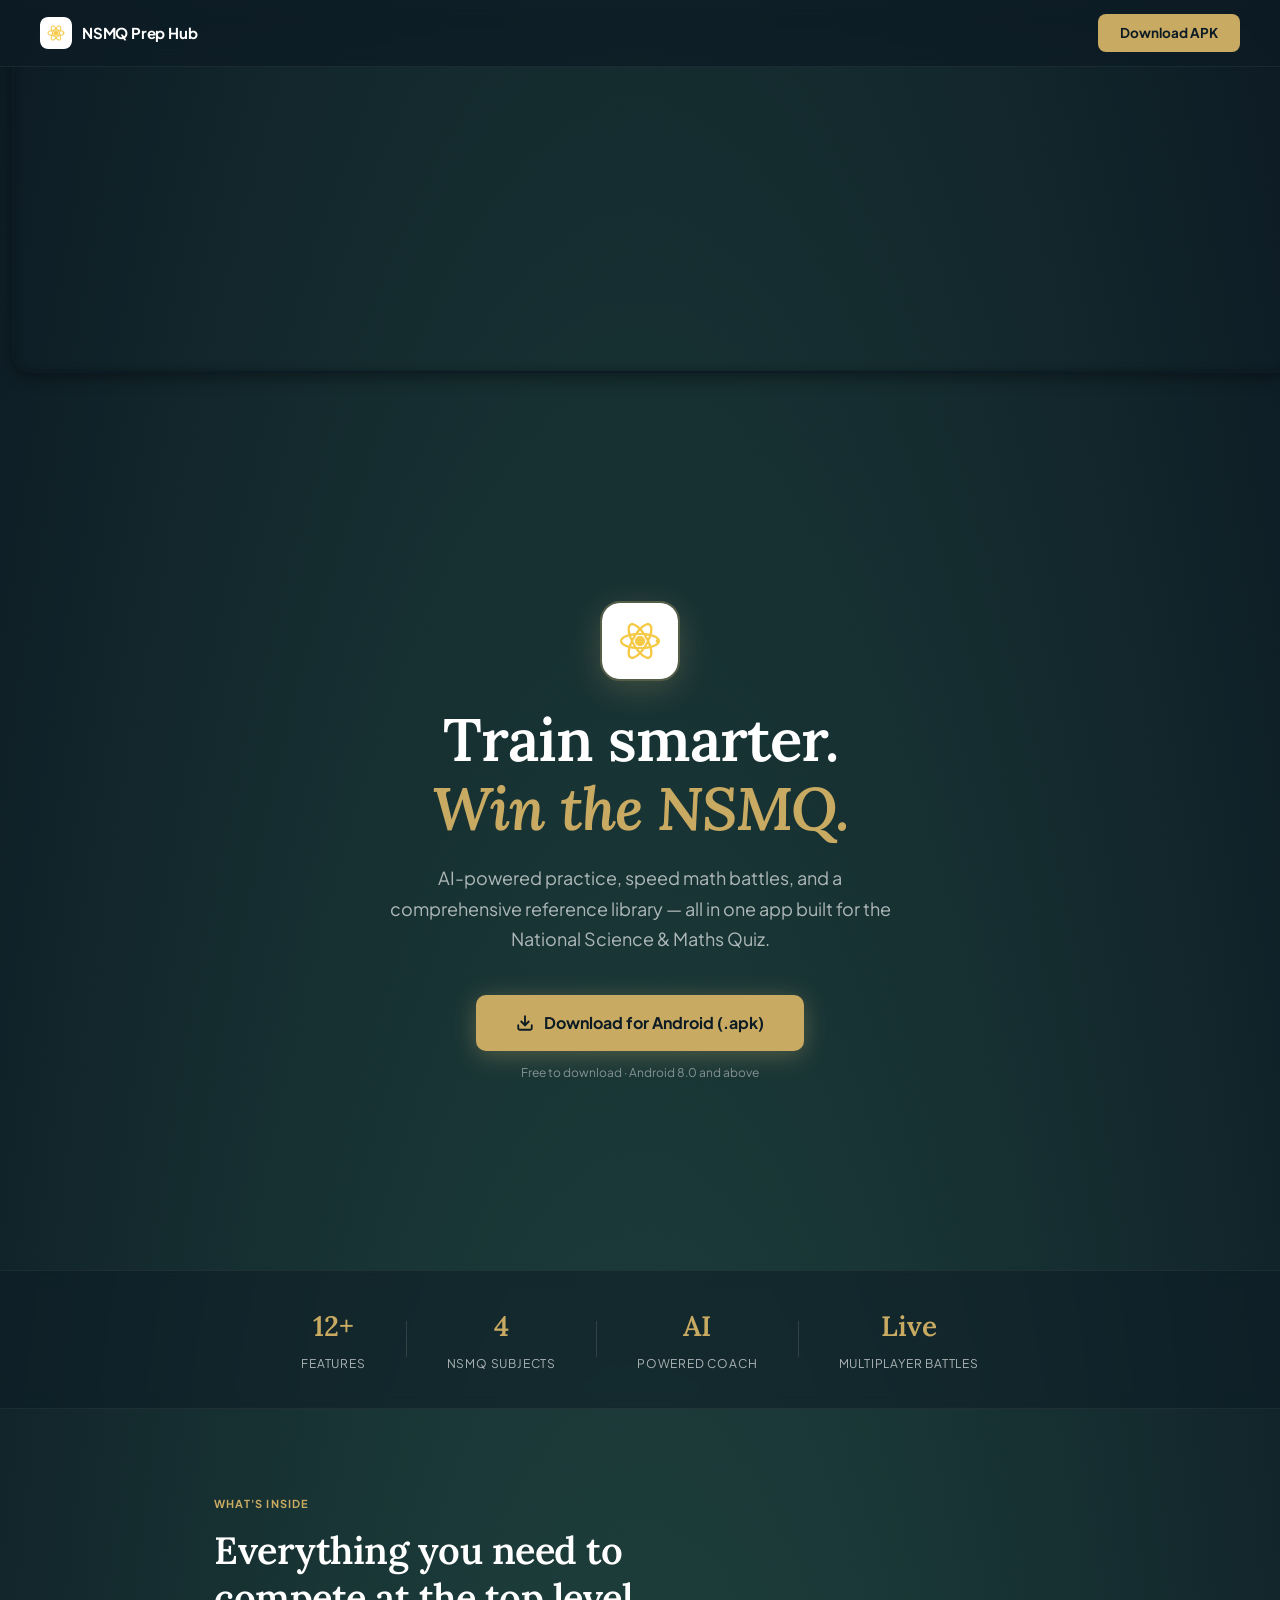
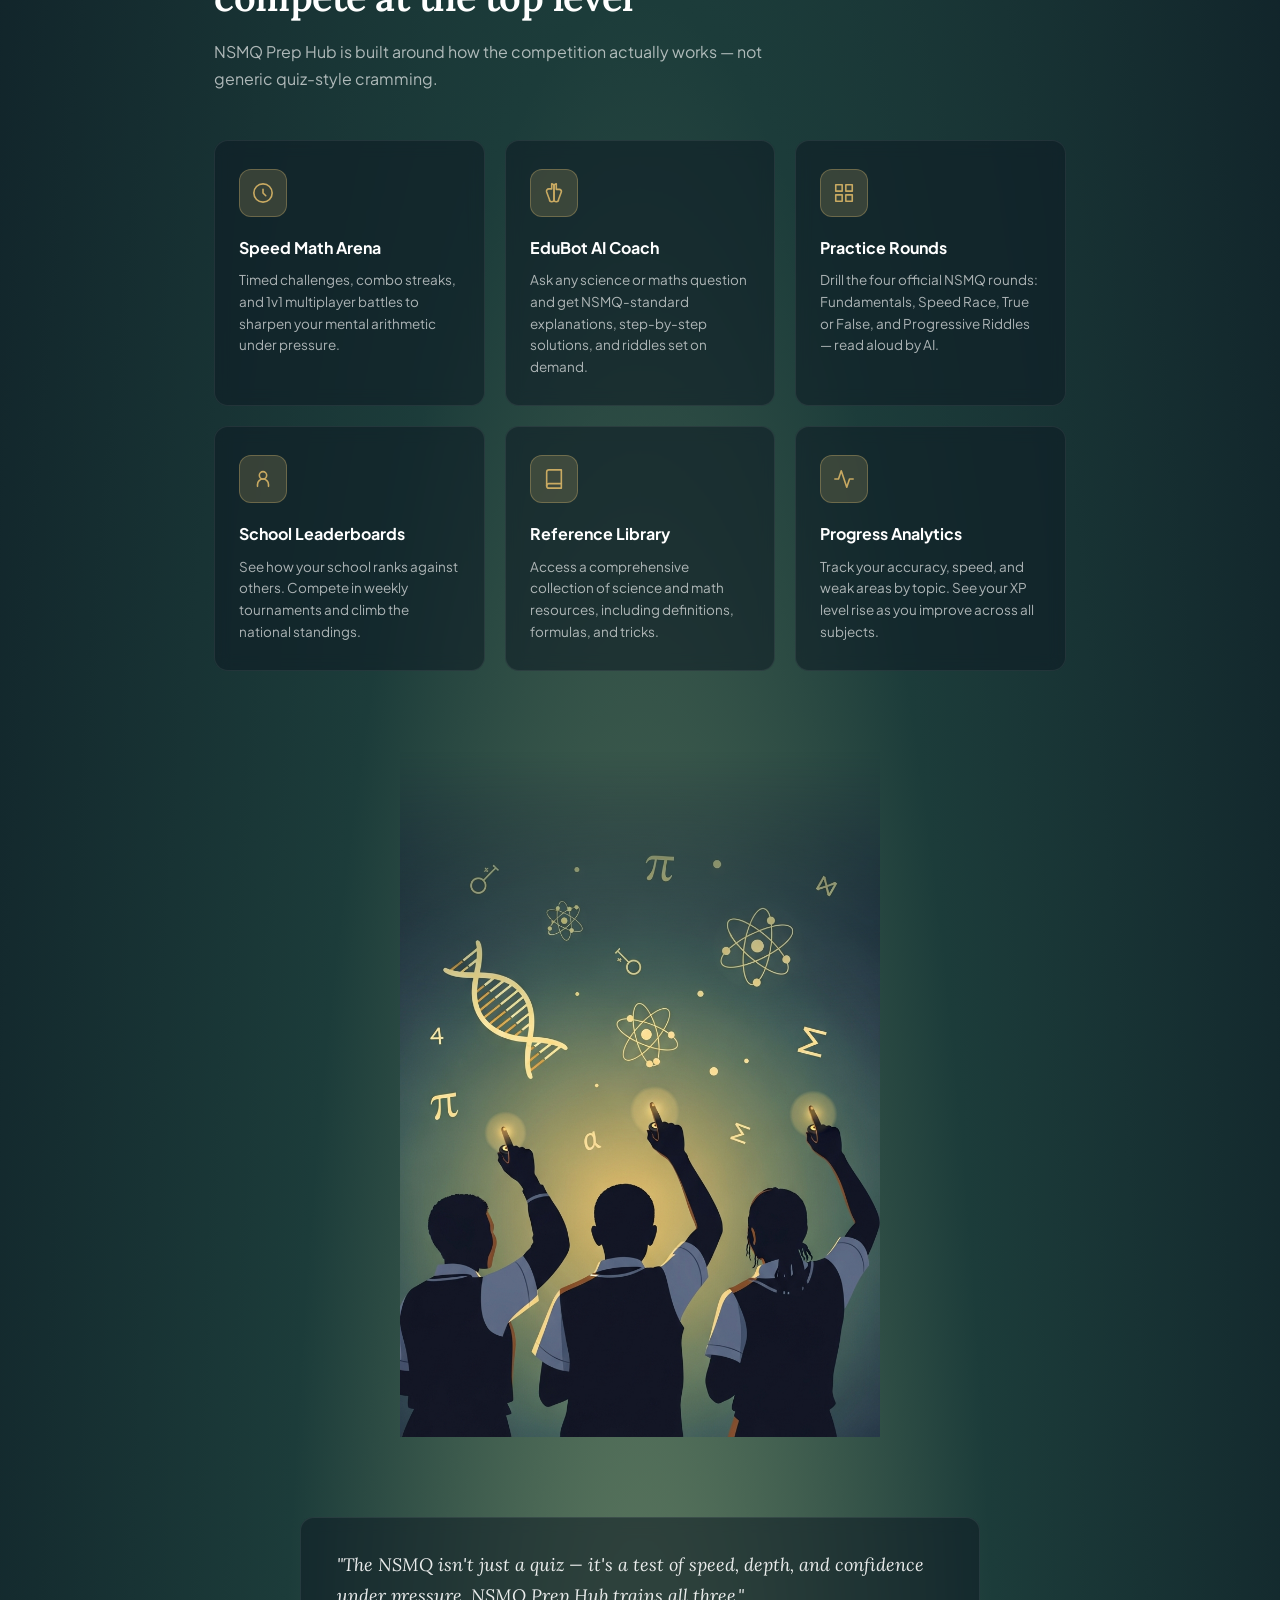
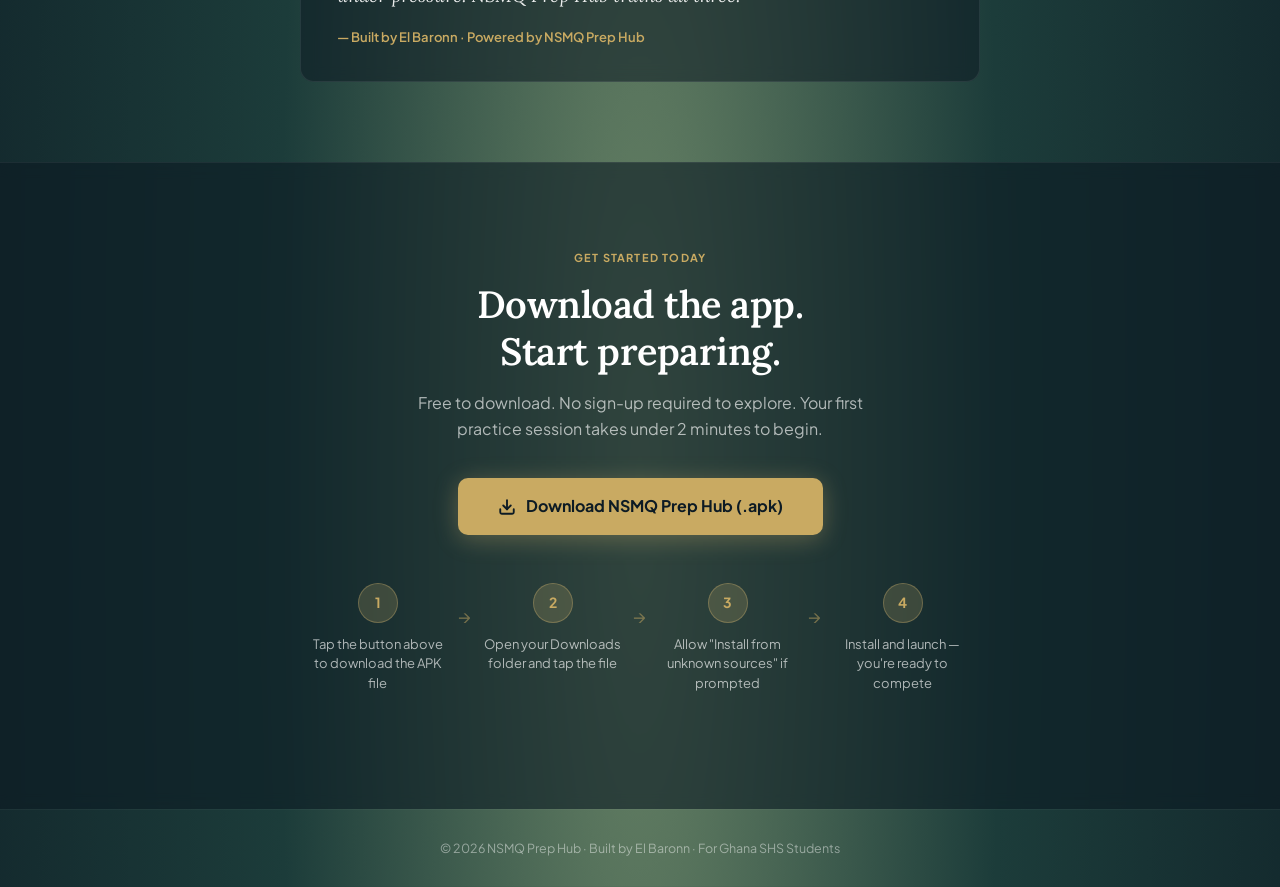
<file: baron tech/assets/nsmq/home.html>
<!DOCTYPE html>
<html lang="en">
<head>
    <meta charset="UTF-8">
    <meta name="viewport" content="width=device-width, initial-scale=1.0">
    <title>NSMQ Prep Hub — Ghana's #1 Science & Maths Quiz App</title>
    <meta name="description" content="The only app built for Ghanaian SHS students serious about winning the National Science & Maths Quiz. AI-powered practice, speed math battles, and 12,000+ past questions.">

    <link rel="icon" type="image/png" href="icon.png">
    <link rel="apple-touch-icon" sizes="180x180" href="icon.png">

    <!-- Google Site Verification -->
    <meta name="google-site-verification" content="b2jeHUAAVDstYp8usn50nYQy_9Y95WowqLnXuERKxD8" />
    <meta name="keywords" content="NSMQ, NSMQ Prep Hub, NSMQ App, National Science and Maths Quiz, Ghana SHS, Science and Maths Quiz, NSMQ Practice, NSMQ Questions, NSMQ Past Questions, NSMQ AI Coach, NSMQ Speed Math, NSMQ Reference Library">
    <meta name="description" content="The app built for Ghanaian SHS students serious about winning the National Science & Maths Quiz. AI-powered practice, speed math battles, and 12,000+ past questions.">



    <link rel="preconnect" href="https://fonts.googleapis.com">
    <link rel="preconnect" href="https://fonts.gstatic.com" crossorigin>
    <link href="https://fonts.googleapis.com/css2?family=Lora:ital,wght@0,400;0,600;1,400&family=Plus+Jakarta+Sans:wght@400;500;600;700&display=swap" rel="stylesheet">

    <style>
        :root {
            --bg-deep:    #0d1b24;
            --bg-mid:     #1c3c3a;
            --bg-light:   #688366;
            --gold:       #c9aa62;
            --gold-dim:   rgba(226, 193, 117, 0.18);
            --gold-border:rgba(226, 193, 117, 0.3);
            --white:      #ffffff;
            --muted:      rgba(255,255,255,0.65);
            --card-bg:    rgba(13, 27, 36, 0.55);
            --radius:     14px;
        }

        *, *::before, *::after { box-sizing: border-box; margin: 0; padding: 0; }

        body {
            font-family: 'Plus Jakarta Sans', sans-serif;
            background: radial-gradient(ellipse at 50% 90%, var(--bg-light) 0%, var(--bg-mid) 40%, var(--bg-deep) 100%);
            background-color: var(--bg-deep);
            color: var(--white);
            line-height: 1.65;
            min-height: 100vh;
            overflow-x: hidden;
        }

        /* ── NAV ── */
        nav {
            position: fixed;
            top: 0; left: 0; right: 0;
            z-index: 100;
            display: flex;
            align-items: center;
            justify-content: space-between;
            padding: 14px 40px;
            background: rgba(13, 27, 36, 0.75);
            backdrop-filter: blur(12px);
            -webkit-backdrop-filter: blur(12px);
            border-bottom: 1px solid rgba(255,255,255,0.06);
        }
        .nav-brand {
            display: flex;
            align-items: center;
            gap: 10px;
            text-decoration: none;
        }
        .nav-brand img {
            width: 32px;
            height: 32px;
            border-radius: 8px;
        }
        .nav-brand span {
            font-size: 15px;
            font-weight: 700;
            color: var(--white);
            letter-spacing: -0.2px;
        }
        .nav-dl {
            background: var(--gold);
            color: var(--bg-deep);
            padding: 8px 22px;
            border-radius: 8px;
            font-size: 13.5px;
            font-weight: 700;
            text-decoration: none;
            transition: opacity 0.2s;
        }
        .nav-dl:hover { opacity: 0.88; }

        /* ── HERO ── */
        .hero {
            min-height: 100vh;
            display: flex;
            flex-direction: column;
            align-items: center;
            justify-content: center;
            text-align: center;
            padding: 120px 24px 60px;
            position: relative;
        }
        .hero-eyebrow {
            display: inline-flex;
            align-items: center;
            gap: 8px;
            background: var(--gold-dim);
            border: 1px solid var(--gold-border);
            border-radius: 100px;
            padding: 6px 16px;
            font-size: 12px;
            font-weight: 600;
            color: var(--gold);
            letter-spacing: 0.8px;
            text-transform: uppercase;
            margin-bottom: 28px;
        }
        .hero-eyebrow span { font-size: 14px; }

        .app-logo-wrap {
            width: 80px;
            height: 80px;
            border-radius: 20px;
            overflow: hidden;
            border: 2px solid var(--gold-border);
            box-shadow: 0 8px 32px rgba(226,193,117,0.2);
            margin: 0 auto 24px;
        }
        .app-logo-wrap img { width: 100%; height: 100%; object-fit: cover; display: block; }

        h1 {
            font-family: 'Lora', serif;
            font-size: clamp(36px, 6vw, 60px);
            font-weight: 600;
            line-height: 1.15;
            letter-spacing: -1px;
            max-width: 700px;
            margin: 0 auto 20px;
        }
        h1 em {
            font-style: italic;
            color: var(--gold);
        }

        .hero-sub {
            font-size: clamp(15px, 2vw, 18px);
            color: var(--muted);
            max-width: 520px;
            margin: 0 auto 40px;
            line-height: 1.7;
        }

        .hero-actions {
            display: flex;
            flex-direction: column;
            align-items: center;
            gap: 12px;
            margin-bottom: 16px;
        }
        .btn-primary {
            display: inline-flex;
            align-items: center;
            gap: 10px;
            background: var(--gold);
            color: var(--bg-deep);
            padding: 15px 40px;
            border-radius: 10px;
            font-size: 16px;
            font-weight: 700;
            text-decoration: none;
            transition: all 0.2s;
            box-shadow: 0 4px 24px rgba(226,193,117,0.3);
        }
        .btn-primary:hover {
            background: #d4b368;
            transform: translateY(-2px);
            box-shadow: 0 8px 32px rgba(226,193,117,0.4);
        }
        .btn-primary svg { width: 18px; height: 18px; }

        .download-note {
            font-size: 12px;
            color: var(--muted);
            opacity: 0.7;
        }

        /* ── STATS STRIP ── */
        .stats-strip {
            display: flex;
            align-items: center;
            justify-content: center;
            gap: 40px;
            flex-wrap: wrap;
            padding: 32px 24px;
            background: rgba(13, 27, 36, 0.5);
            border-top: 1px solid rgba(255,255,255,0.06);
            border-bottom: 1px solid rgba(255,255,255,0.06);
            backdrop-filter: blur(8px);
        }
        .stat { text-align: center; }
        .stat-num {
            font-family: 'Lora', serif;
            font-size: 28px;
            font-weight: 600;
            color: var(--gold);
            display: block;
        }
        .stat-label {
            font-size: 12px;
            color: var(--muted);
            text-transform: uppercase;
            letter-spacing: 0.8px;
        }
        .stat-divider {
            width: 1px;
            height: 36px;
            background: rgba(255,255,255,0.12);
        }

        /* ── SECTIONS ── */
        .section {
            max-width: 900px;
            margin: 0 auto;
            padding: 80px 24px;
        }
        .section-label {
            display: inline-block;
            font-size: 11px;
            font-weight: 700;
            letter-spacing: 1.2px;
            text-transform: uppercase;
            color: var(--gold);
            margin-bottom: 14px;
        }
        h2 {
            font-family: 'Lora', serif;
            font-size: clamp(26px, 4vw, 38px);
            font-weight: 600;
            line-height: 1.25;
            letter-spacing: -0.5px;
            margin-bottom: 16px;
        }
        .section-intro {
            font-size: 16px;
            color: var(--muted);
            max-width: 560px;
            margin-bottom: 48px;
            line-height: 1.7;
        }

        /* ── FEATURES GRID ── */
        .features-grid {
            display: grid;
            grid-template-columns: repeat(3, 1fr);
            gap: 20px;
        }
        .feat-card {
            background: var(--card-bg);
            border: 1px solid rgba(255,255,255,0.07);
            border-radius: var(--radius);
            padding: 28px 24px;
            backdrop-filter: blur(8px);
            transition: border-color 0.2s;
        }
        .feat-card:hover { border-color: var(--gold-border); }
        .feat-icon {
            width: 48px;
            height: 48px;
            border-radius: 12px;
            background: var(--gold-dim);
            border: 1px solid var(--gold-border);
            display: flex;
            align-items: center;
            justify-content: center;
            color: var(--gold);
            margin-bottom: 18px;
        }
        .feat-icon svg { width: 22px; height: 22px; fill: none; stroke: currentColor; stroke-width: 1.75; stroke-linecap: round; stroke-linejoin: round; }
        .feat-card h3 {
            font-size: 16px;
            font-weight: 700;
            margin-bottom: 8px;
            color: var(--white);
        }
        .feat-card p {
            font-size: 13.5px;
            color: var(--muted);
            line-height: 1.6;
        }

        /* ── HERO IMAGE SECTION ── */
        .visual-section {
            text-align: center;
            padding: 0 24px 80px;
        }
        .visual-section img {
            width: 100%;
            max-width: 480px;
            height: auto;
            display: block;
            margin: 0 auto;
            mask-image: linear-gradient(to top, rgba(0,0,0,1) 60%, rgba(0,0,0,0) 100%);
            -webkit-mask-image: linear-gradient(to top, rgba(0,0,0,1) 60%, rgba(0,0,0,0) 100%);
        }

        /* ── QUOTE BLOCK ── */
        .quote-block {
            max-width: 680px;
            margin: 0 auto 80px;
            padding: 32px 36px;
            background: var(--card-bg);
            border: 1px solid rgba(255,255,255,0.08);;
            border-radius: var(--radius);
            backdrop-filter: blur(8px);
            text-align: left;
        }
        .quote-block p {
            font-family: 'Lora', serif;
            font-style: italic;
            font-size: 18px;
            line-height: 1.7;
            color: var(--white);
            opacity: 0.9;
        }
        .quote-block cite {
            display: block;
            margin-top: 16px;
            font-size: 13px;
            color: var(--gold);
            font-style: normal;
            font-weight: 600;
        }

        /* ── DOWNLOAD CTA SECTION ── */
        .cta-section {
            text-align: center;
            padding: 80px 24px;
            background: rgba(13,27,36,0.6);
            border-top: 1px solid rgba(255,255,255,0.06);
            backdrop-filter: blur(8px);
        }
        .cta-section h2 { margin-bottom: 14px; }
        .cta-section p { color: var(--muted); font-size: 16px; margin-bottom: 36px; max-width: 480px; margin-left: auto; margin-right: auto; }

        /* How to Install steps */
        .install-steps {
            display: flex;
            align-items: flex-start;
            justify-content: center;
            gap: 0;
            flex-wrap: wrap;
            margin: 48px auto 0;
            max-width: 700px;
        }
        .install-step {
            flex: 1;
            min-width: 160px;
            text-align: center;
            padding: 0 16px;
            position: relative;
        }
        .install-step::after {
            content: '→';
            position: absolute;
            right: -6px;
            top: 18px;
            color: var(--gold);
            opacity: 0.5;
            font-size: 18px;
        }
        .install-step:last-child::after { display: none; }
        .step-num {
            width: 40px;
            height: 40px;
            border-radius: 50%;
            background: var(--gold-dim);
            border: 1px solid var(--gold-border);
            color: var(--gold);
            font-size: 14px;
            font-weight: 700;
            display: flex;
            align-items: center;
            justify-content: center;
            margin: 0 auto 12px;
        }
        .install-step p { font-size: 13px; color: var(--muted); line-height: 1.5; }

        /* ── FOOTER ── */
        footer {
            text-align: center;
            padding: 28px 24px;
            border-top: 1px solid rgba(255,255,255,0.06);
            font-size: 12.5px;
            color: var(--muted);
            opacity: 0.7;
        }

        /* ── RESPONSIVE ── */
        @media (max-width: 720px) {
            nav { padding: 14px 20px; }
            .features-grid { grid-template-columns: 1fr; }
            .stats-strip { gap: 20px; }
            .stat-divider { display: none; }
            .install-steps { flex-direction: column; align-items: center; }
            .install-step::after { display: none; }
            .quote-block { padding: 24px 22px; }
        }

        #video{
            display: flex;
            position: relative;
            top: 3px;
            right: 8px;
            width: 100%;
            margin: 20px 20px 0px 20px;
            border-radius: 20px;
            border: #0d1b24 2px solid;
            box-shadow: inset 0 0 8px rgba(0,0,0,0.3), 0 4px 16px rgba(0,0,0,0.4);

        }
    </style>
</head>
<body>

    <video 
        loop 
        muted 
        autoplay
        width="350px"
        height="350px"
        id="video">
        <source src="NSMQQQ 2.mp4" type="video/mp4">
    </video>

    <!-- NAV -->
    <nav>
        <a href="#" class="nav-brand">
            <img src="icon.png" alt="NSMQ Prep Hub">
            <span>NSMQ Prep Hub</span>
        </a>
        <!-- Replace YOUR_APK_LINK with your Cloudflare R2 public URL -->
        <a href="https://www.dropbox.com/scl/fi/r17u6n10qw7bwjvayq1qk/application-e55e785a-391e-4c0f-be0f-1983f16094d2.apk?rlkey=xu3erlzo6v0zkn89x2p39hxss&st=3xctcy34&dl=1" download class="nav-dl">Download APK</a>
    </nav>

    <!-- HERO -->
    <section class="hero">
        <!-- <div class="hero-eyebrow">
            <span>🇬</span> Built for Ghana SHS Students
        </div> -->
        <div class="app-logo-wrap">
            <img src="icon.png" alt="NSMQ Prep Hub">
        </div>
        <h1>Train smarter.<br><em>Win the NSMQ.</em></h1>
        <p class="hero-sub">
            AI-powered practice, speed math battles, and a comprehensive reference library — all in one app built for the National Science &amp; Maths Quiz.
        </p>
        <div class="hero-actions">
            <!-- Replace YOUR_APK_LINK with your Cloudflare R2 public URL -->
            <a href="https://www.dropbox.com/scl/fi/r17u6n10qw7bwjvayq1qk/application-e55e785a-391e-4c0f-be0f-1983f16094d2.apk?rlkey=xu3erlzo6v0zkn89x2p39hxss&st=3xctcy34&dl=1" download class="btn-primary">
                <svg viewBox="0 0 24 24" fill="none" stroke="currentColor" stroke-width="2.5" stroke-linecap="round" stroke-linejoin="round">
                    <path d="M21 15v4a2 2 0 0 1-2 2H5a2 2 0 0 1-2-2v-4"/>
                    <polyline points="7 10 12 15 17 10"/>
                    <line x1="12" y1="15" x2="12" y2="3"/>
                </svg>
                Download for Android (.apk)
            </a>
            <span class="download-note">Free to download · Android 8.0 and above</span>
        </div>
    </section>

    <!-- STATS -->
    <div class="stats-strip">
        <div class="stat">
            <span class="stat-num">12+</span>
            <span class="stat-label">Features</span>
        </div>
        <div class="stat-divider"></div>
        <div class="stat">
            <span class="stat-num">4</span>
            <span class="stat-label">NSMQ Subjects</span>
        </div>
        <div class="stat-divider"></div>
        <div class="stat">
            <span class="stat-num">AI</span>
            <span class="stat-label">Powered Coach</span>
        </div>
        <div class="stat-divider"></div>
        <div class="stat">
            <span class="stat-num">Live</span>
            <span class="stat-label">Multiplayer Battles</span>
        </div>
    </div>

    <!-- FEATURES -->
    <div class="section">
        <span class="section-label">What's inside</span>
        <h2>Everything you need to<br>compete at the top level</h2>
        <p class="section-intro">NSMQ Prep Hub is built around how the competition actually works — not generic quiz-style cramming.</p>

        <div class="features-grid">
            <div class="feat-card">
                <div class="feat-icon">
                    <svg viewBox="0 0 24 24"><path d="M12 2a10 10 0 1 0 0 20A10 10 0 0 0 12 2z"/><path d="M12 8v4l3 3"/></svg>
                </div>
                <h3>Speed Math Arena</h3>
                <p>Timed challenges, combo streaks, and 1v1 multiplayer battles to sharpen your mental arithmetic under pressure.</p>
            </div>
            <div class="feat-card">
                <div class="feat-icon">
                    <svg viewBox="0 0 24 24"><path d="M9.5 2A2.5 2.5 0 0 1 12 4.5v15a2.5 2.5 0 0 1-4.96-.44l-3.13-8.5A2.5 2.5 0 0 1 6.24 7.5H9.5V2Z"/><path d="M14.5 2A2.5 2.5 0 0 0 12 4.5v15a2.5 2.5 0 0 0 4.96-.44l3.13-8.5a2.5 2.5 0 0 0-2.33-2.56H14.5V2Z"/></svg>
                </div>
                <h3>EduBot AI Coach</h3>
                <p>Ask any science or maths question and get NSMQ-standard explanations, step-by-step solutions, and riddles set on demand.</p>
            </div>
            <div class="feat-card">
                <div class="feat-icon">
                    <svg viewBox="0 0 24 24"><rect x="3" y="3" width="7" height="7"/><rect x="14" y="3" width="7" height="7"/><rect x="14" y="14" width="7" height="7"/><rect x="3" y="14" width="7" height="7"/></svg>
                </div>
                <h3>Practice Rounds</h3>
                <p>Drill the four official NSMQ rounds: Fundamentals, Speed Race, True or False, and Progressive Riddles — read aloud by AI.</p>
            </div>
            <div class="feat-card">
                <div class="feat-icon">
                    <svg viewBox="0 0 24 24"><circle cx="12" cy="8" r="4"/><path d="M6 20v-2a6 6 0 0 1 12 0v2"/></svg>
                </div>
                <h3>School Leaderboards</h3>
                <p>See how your school ranks against others. Compete in weekly tournaments and climb the national standings.</p>
            </div>
            <div class="feat-card">
                <div class="feat-icon">
                    <svg viewBox="0 0 24 24"><path d="M4 19.5A2.5 2.5 0 0 1 6.5 17H20"/><path d="M6.5 2H20v20H6.5A2.5 2.5 0 0 1 4 19.5v-15A2.5 2.5 0 0 1 6.5 2z"/></svg>
                </div>
                <h3>Reference Library</h3>
                <p>Access a comprehensive collection of science and math resources, including definitions, formulas, and tricks.</p>
            </div>
            <div class="feat-card">
                <div class="feat-icon">
                    <svg viewBox="0 0 24 24"><polyline points="22 12 18 12 15 21 9 3 6 12 2 12"/></svg>
                </div>
                <h3>Progress Analytics</h3>
                <p>Track your accuracy, speed, and weak areas by topic. See your XP level rise as you improve across all subjects.</p>
            </div>
        </div>
    </div>

    <!-- HERO IMAGE -->
    <div class="visual-section">
        <img src="onboarding-hero.png" alt="Three Ghanaian students raising their hands with science symbols">
    </div>

    <!-- QUOTE -->
    <div style="padding: 0 24px;">
        <div class="quote-block" style="margin: 0 auto 80px;">
            <p>"The NSMQ isn't just a quiz — it's a test of speed, depth, and confidence under pressure. NSMQ Prep Hub trains all three."</p>
            <cite>— Built by El Baronn · Powered by NSMQ Prep Hub</cite>
        </div>
    </div>

    <!-- DOWNLOAD CTA -->
    <section class="cta-section">
        <span class="section-label">Get started today</span>
        <h2>Download the app.<br>Start preparing.</h2>
        <p>Free to download. No sign-up required to explore. Your first practice session takes under 2 minutes to begin.</p>
        <a href="https://www.dropbox.com/scl/fi/r17u6n10qw7bwjvayq1qk/application-e55e785a-391e-4c0f-be0f-1983f16094d2.apk?rlkey=xu3erlzo6v0zkn89x2p39hxss&st=3xctcy34&dl=1" download class="btn-primary" style="margin: 0 auto; display: inline-flex;">
            <svg viewBox="0 0 24 24" width="18" height="18" fill="none" stroke="currentColor" stroke-width="2.5" stroke-linecap="round" stroke-linejoin="round">
                <path d="M21 15v4a2 2 0 0 1-2 2H5a2 2 0 0 1-2-2v-4"/>
                <polyline points="7 10 12 15 17 10"/>
                <line x1="12" y1="15" x2="12" y2="3"/>
            </svg>
            Download NSMQ Prep Hub (.apk)
        </a>

        <div class="install-steps">
            <div class="install-step">
                <div class="step-num">1</div>
                <p>Tap the button above to download the APK file</p>
            </div>
            <div class="install-step">
                <div class="step-num">2</div>
                <p>Open your Downloads folder and tap the file</p>
            </div>
            <div class="install-step">
                <div class="step-num">3</div>
                <p>Allow "Install from unknown sources" if prompted</p>
            </div>
            <div class="install-step">
                <div class="step-num">4</div>
                <p>Install and launch — you're ready to compete</p>
            </div>
        </div>
    </section>

    <!-- FOOTER -->
    <footer>
        <p>&copy; 2026 NSMQ Prep Hub &middot; Built by El Baronn &middot; For Ghana SHS Students</p>
    </footer>

</body>
</html>
</file>
